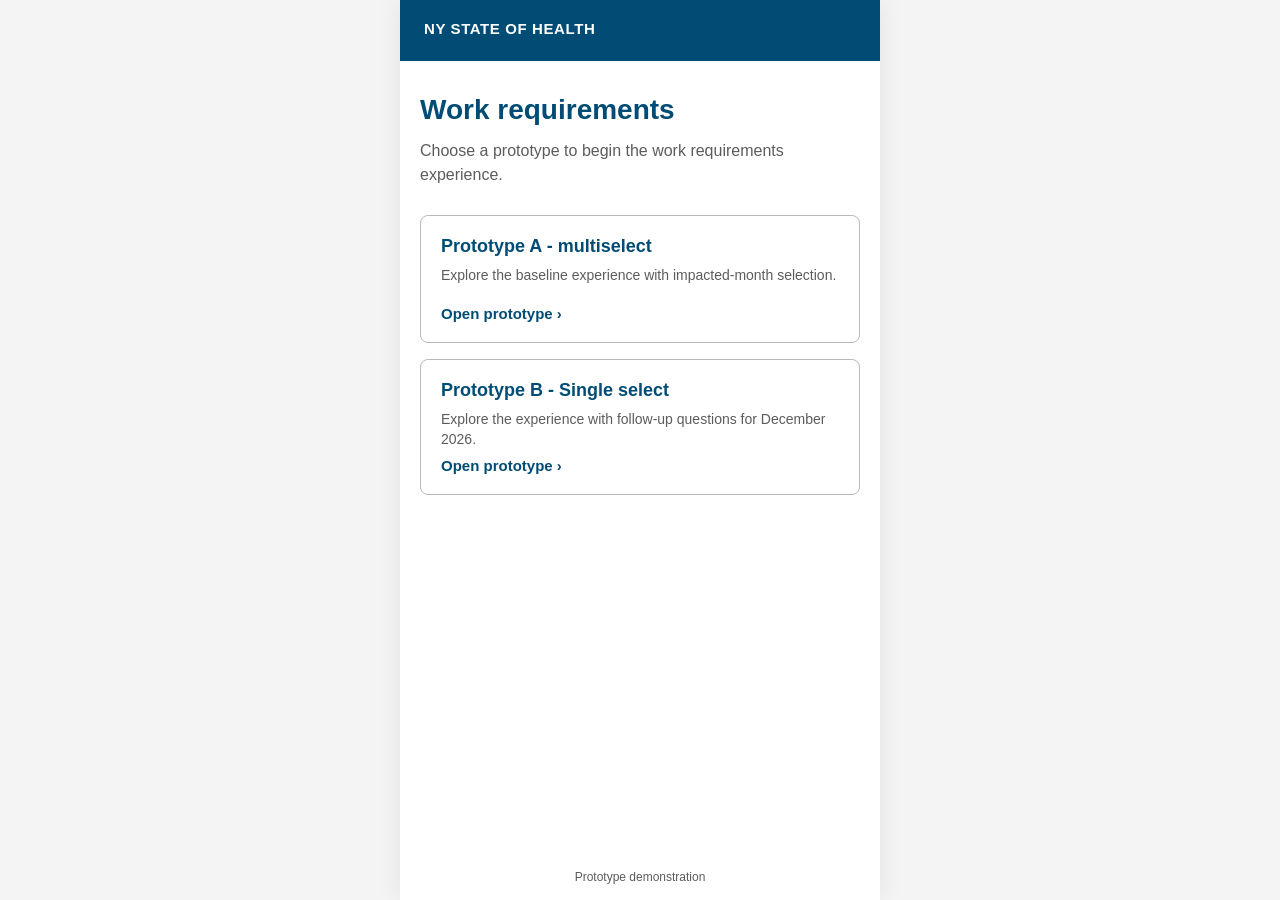
<file: index.html>
<!doctype html>
<html lang="en">
  <head>
    <meta charset="UTF-8">
    <meta name="viewport" content="width=device-width, initial-scale=1, viewport-fit=cover">
    <meta name="theme-color" content="#004C75">
    <title>NY State of Health | Work requirements</title>
    <style>
      :root {
        color: #1a1a1a;
        background: #f4f4f4;
        font-family: Avenir, "Avenir Next", Helvetica, Arial, sans-serif;
        font-synthesis: none;
      }

      * { box-sizing: border-box; }
      body { min-width: 320px; min-height: 100dvh; margin: 0; background: #f4f4f4; }
      .home-shell { display: flex; flex-direction: column; width: 100%; min-height: 100dvh; margin: 0 auto; background: #fff; }
      .home-header { padding: max(20px, env(safe-area-inset-top)) 24px 24px; color: #fff; background: #004c75; }
      .brand { margin: 0; font-size: 15px; font-weight: 700; letter-spacing: .04em; }
      .home-content { width: 100%; max-width: 600px; margin: 0 auto; padding: 32px 20px; }
      h1 { margin: 0; color: #004c75; font-size: 28px; line-height: 1.2; }
      .intro { margin: 12px 0 28px; color: #5c5c5c; font-size: 16px; line-height: 1.5; }
      .prototype-list { display: grid; gap: 16px; }
      .prototype-link { display: flex; flex-direction: column; gap: 8px; min-height: 128px; padding: 20px; border: 1px solid #b8b8b8; border-radius: 8px; color: inherit; background: #fff; text-decoration: none; }
      .prototype-link:focus-visible { outline: 3px solid #386cf7; outline-offset: 3px; }
      .prototype-link:hover { border-color: #004c75; }
      .prototype-title { color: #004c75; font-size: 18px; font-weight: 700; }
      .prototype-description { color: #5c5c5c; font-size: 14px; line-height: 1.45; }
      .open-link { align-self: flex-start; margin-top: auto; color: #004c75; font-size: 15px; font-weight: 700; }
      .home-footer { margin-top: auto; padding: 16px 20px max(16px, env(safe-area-inset-bottom)); color: #5c5c5c; font-size: 12px; text-align: center; }
      @media (min-width: 640px) {
        .home-shell { max-width: 480px; min-height: min(900px, 100dvh); box-shadow: 0 0 24px rgb(0 0 0 / 8%); }
      }
    </style>
  </head>
  <body>
    <main class="home-shell">
      <header class="home-header">
        <p class="brand">NY STATE OF HEALTH</p>
      </header>
      <section class="home-content" aria-labelledby="page-title">
        <h1 id="page-title">Work requirements</h1>
        <p class="intro">Choose a prototype to begin the work requirements experience.</p>
        <nav class="prototype-list" aria-label="Available prototypes">
          <a class="prototype-link" href="prototype-a/index.html">
            <span class="prototype-title">Prototype A - multiselect</span>
            <span class="prototype-description">Explore the baseline experience with impacted-month selection.</span>
            <span class="open-link">Open prototype <span aria-hidden="true">›</span></span>
          </a>
          <a class="prototype-link" href="prototype-b/index.html">
            <span class="prototype-title">Prototype B - Single select</span>
            <span class="prototype-description">Explore the experience with follow-up questions for December 2026.</span>
            <span class="open-link">Open prototype <span aria-hidden="true">›</span></span>
          </a>
        </nav>
      </section>
      <footer class="home-footer">Prototype demonstration</footer>
    </main>
  </body>
</html>
</file>
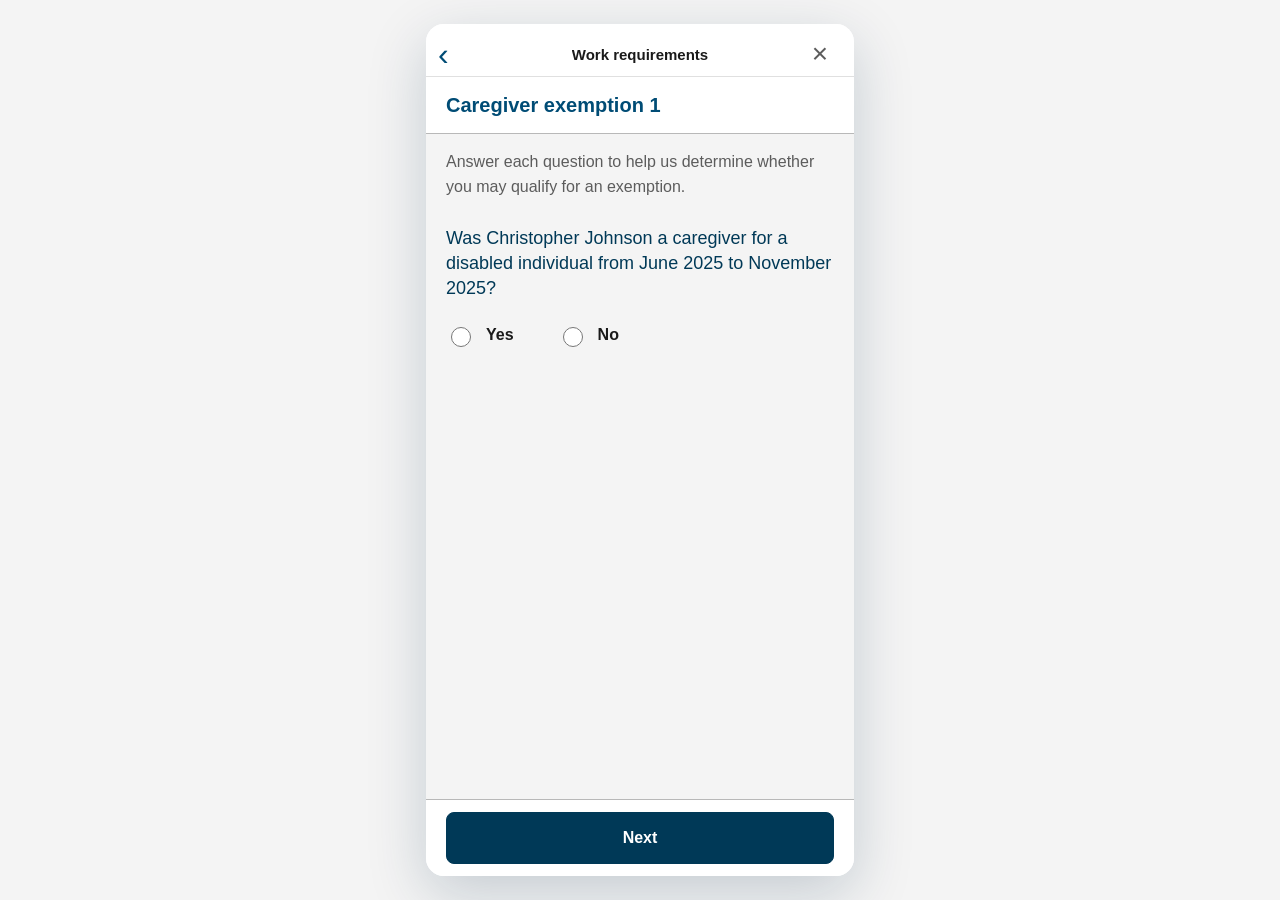
<file: prototype-a/index.html>
<!doctype html>
<html lang="en" data-theme="uss-oh-dvs">
  <head>
    <meta charset="UTF-8">
    <meta name="viewport" content="width=device-width, initial-scale=1, viewport-fit=cover">
    <meta name="theme-color" content="#004C75">
    <meta name="mobile-web-app-capable" content="yes">
    <meta name="apple-mobile-web-app-capable" content="yes">
    <title>Prototype A - multiselect | Work requirements</title>
    <link rel="stylesheet" href="styles.css?v=20261023-mms-design-system">
  </head>
  <body>
    <main class="app-shell">
      <header class="app-header">
        <button class="nav-button" id="header-back" type="button" aria-label="Back"><span class="nav-chevron" aria-hidden="true">&#8249;</span></button>
        <span class="header-title">Work requirements</span>
        <button class="close-button" id="header-close" type="button" aria-label="Close">&times;</button>
      </header>
      <section class="content" id="app" aria-live="polite"></section>

      <footer class="app-footer">
        <button class="primary-button" id="primary-button" type="button">Next</button>
      </footer>
    </main>
    <script type="module">
      if (location.hostname === 'localhost' || location.hostname === '127.0.0.1') {
        // The proprietary design-system bundle is available only in the local workspace preview.
        await import('../../node_modules/@mms/design-system/dist/standalone.js');
        document.documentElement.setAttribute('data-theme', 'uss-oh-dvs');
        document.documentElement.style.setProperty('--color-primary-9', '#004C75');
        document.documentElement.style.setProperty('--color-primary-10', '#003957');
        document.documentElement.style.setProperty('--color-primary-2', '#e8f3f8');
      }
      await import('./app.js?v=20261023-design-system-radio-inline-alert');
    </script>
  </body>
</html>
</file>
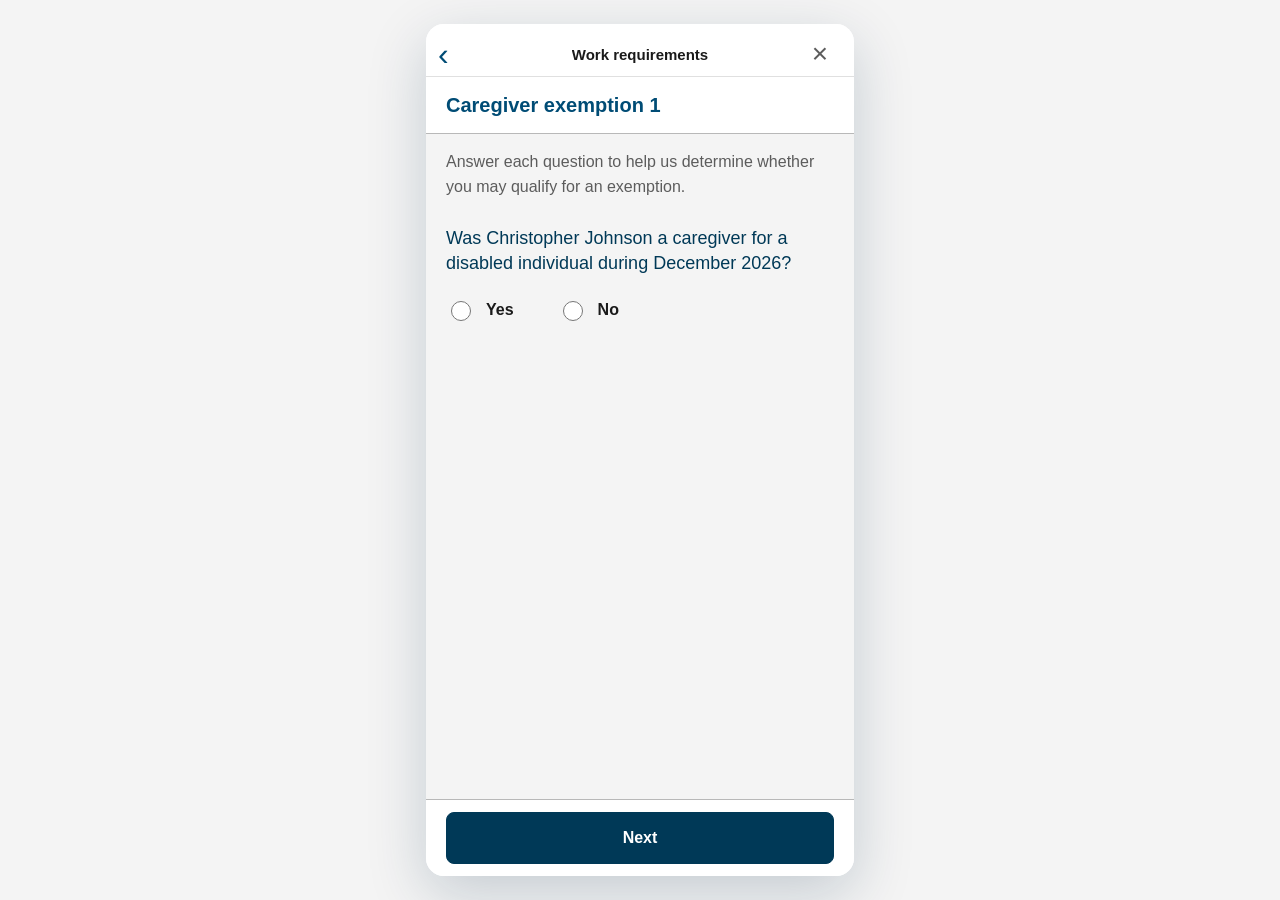
<file: prototype-b/index.html>
<!doctype html>
<html lang="en" data-theme="uss-oh-dvs">
  <head>
    <meta charset="UTF-8">
    <meta name="viewport" content="width=device-width, initial-scale=1, viewport-fit=cover">
    <meta name="theme-color" content="#004C75">
    <meta name="mobile-web-app-capable" content="yes">
    <meta name="apple-mobile-web-app-capable" content="yes">
    <title>Prototype B - Single select | Work requirements</title>
    <link rel="stylesheet" href="styles.css?v=20261023-mms-design-system">
  </head>
  <body>
    <main class="app-shell">
      <header class="app-header">
        <button class="nav-button" id="header-back" type="button" aria-label="Back"><span class="nav-chevron" aria-hidden="true">&#8249;</span></button>
        <span class="header-title">Work requirements</span>
        <button class="close-button" id="header-close" type="button" aria-label="Close">&times;</button>
      </header>
      <section class="content" id="app" aria-live="polite"></section>

      <footer class="app-footer">
        <button class="primary-button" id="primary-button" type="button">Next</button>
      </footer>
    </main>
    <script type="module">
      if (location.hostname === 'localhost' || location.hostname === '127.0.0.1') {
        // The proprietary design-system bundle is available only in the local workspace preview.
        await import('../../node_modules/@mms/design-system/dist/standalone.js');
        document.documentElement.setAttribute('data-theme', 'uss-oh-dvs');
        document.documentElement.style.setProperty('--color-primary-9', '#004C75');
        document.documentElement.style.setProperty('--color-primary-10', '#003957');
        document.documentElement.style.setProperty('--color-primary-2', '#e8f3f8');
      }
      await import('./app.js?v=20261023-design-system-radio-inline-alert');
    </script>
  </body>
</html>
</file>
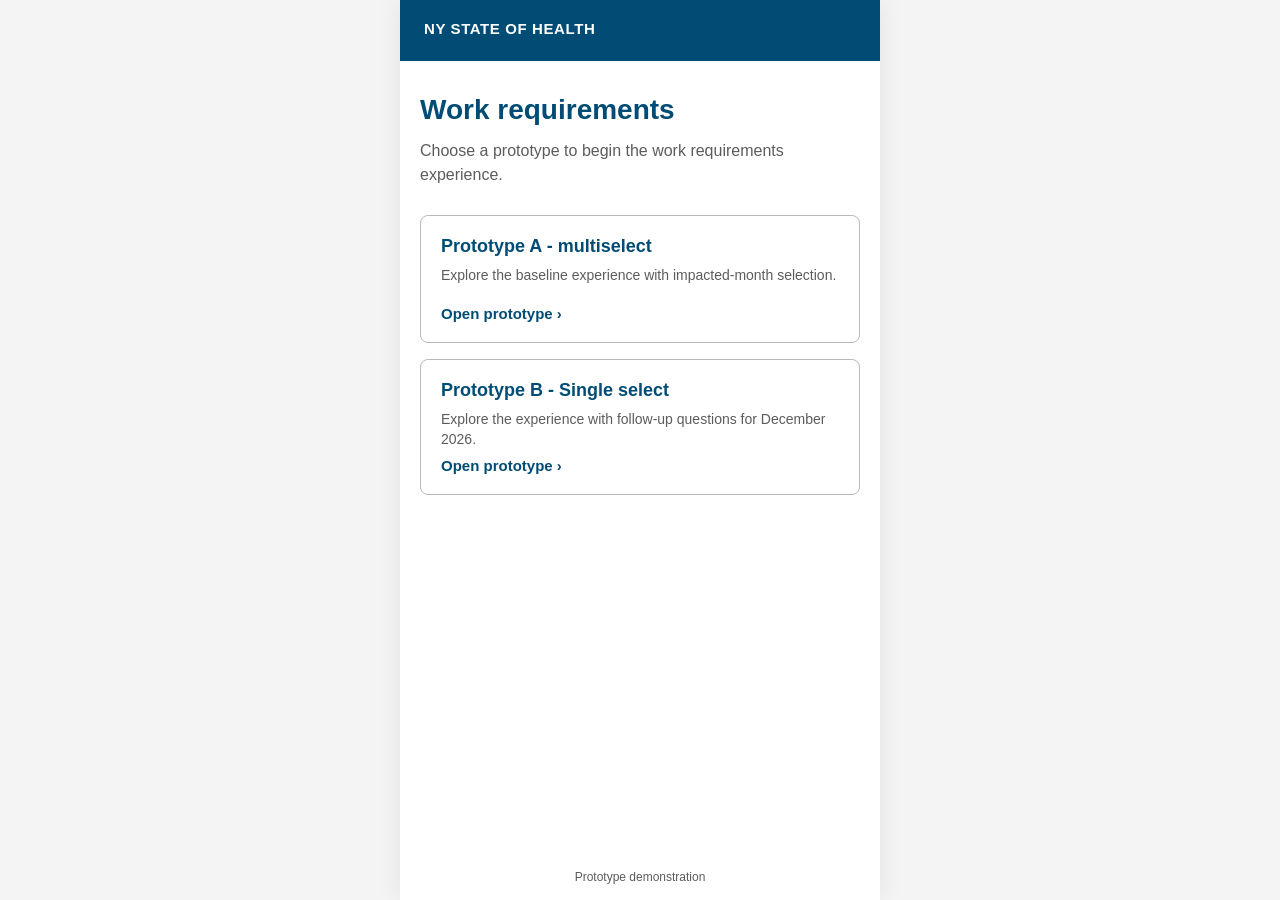
<file: prototypes.html>
<!doctype html>
<html lang="en">
  <head>
    <meta charset="UTF-8">
    <meta http-equiv="refresh" content="0; url=index.html?home=1">
    <meta name="viewport" content="width=device-width, initial-scale=1">
    <title>NYSOH prototypes</title>
  </head>
  <body>
    <main>
      <p><a href="index.html?home=1">Continue to the NY State of Health prototype home page</a></p>
    </main>
  </body>
</html>
</file>
<file: prototype-a/styles.css>
:root {
  --navy: #004C75;
  --navy-dark: #003957;
  --blue: #004C75;
  --blue-soft: #e8f3f8;
  --ink: #1a1a1a;
  --muted: #5c5c5c;
  --line: #b8b8b8;
  --surface: #ffffff;
  --canvas: #F4F4F4;
  --focus: #386cf7;
  --success: #0e580e;
  --radius: 8px;
  font-family: Avenir, "Avenir Next", Helvetica, Arial, sans-serif;
  color: var(--ink);
  background: var(--canvas);
}

* { box-sizing: border-box; }
[hidden] { display: none !important; }

html { min-width: 320px; background: var(--canvas); }

body { margin: 0; min-width: 320px; min-height: 100dvh; background: var(--canvas); -webkit-tap-highlight-color: transparent; }

button, input, select { font: inherit; }

button:focus-visible, input:focus-visible, select:focus-visible, a:focus-visible {
  outline: 3px solid var(--focus);
  outline-offset: 3px;
}

.app-shell {
  width: 100%;
  height: 100dvh;
  display: flex;
  flex-direction: column;
  background: var(--surface);
  overscroll-behavior-y: none;
  overflow: hidden;
}

.app-header {
  min-height: 52px;
  display: grid;
  grid-template-columns: minmax(44px, 1fr) auto minmax(44px, 1fr);
  align-items: center;
  padding: max(8px, env(safe-area-inset-top)) 12px 0;
  color: var(--navy-dark);
  background: var(--surface);
  border-bottom: 1px solid #e0e0e0;
}

.header-title { grid-column: 2; max-width: 220px; overflow: hidden; color: var(--ink); font-size: 15px; font-weight: 700; text-align: center; text-overflow: ellipsis; white-space: nowrap; }
.nav-button, .close-button { display: grid; place-items: center; width: 44px; height: 44px; border: 0; color: var(--navy); background: transparent; cursor: pointer; }
.nav-button { display: flex; grid-column: 1; justify-self: start; gap: 2px; width: auto; min-width: 44px; max-width: 100%; padding: 0; font-size: 15px; text-align: left; }
.nav-chevron { flex: 0 0 auto; font-size: 32px; font-weight: 300; line-height: 1; }
.close-button { color: var(--muted); font-size: 28px; line-height: 1; }
.close-button { grid-column: 3; justify-self: end; }

.content { width: 100%; flex: 1; min-height: 0; margin: 0 auto; overflow-y: auto; padding: 0 20px 36px; background: var(--canvas); overscroll-behavior: contain; }
h1 { max-width: 620px; margin: 0; color: var(--ink); font-size: clamp(30px, 8vw, 36px); font-weight: 700; letter-spacing: -.02em; line-height: 1.12; }
.screen-title { width: calc(100% + 40px); max-width: none; margin: 0 -20px; padding: 16px 20px; border-bottom: 1px solid var(--line); color: var(--navy); background: var(--surface); font-size: 20px; font-weight: 700; line-height: 1.2; }
.intro { max-width: 600px; margin: 16px 0 26px; color: var(--muted); font-size: 16px; line-height: 1.55; }
.helper { margin: 8px 0 0; color: var(--muted); font-size: 14px; line-height: 1.5; }

.member-prompt { margin: 0 0 12px; color: var(--ink); font-size: 16px; font-weight: 700; line-height: 1.4; }

.visually-hidden { position: absolute; width: 1px; height: 1px; padding: 0; margin: -1px; overflow: hidden; clip: rect(0, 0, 0, 0); white-space: nowrap; border: 0; }

.question-card { width: 100%; min-inline-size: 0; margin: 26px 0 0; padding: 0; border: 0; border-radius: 0; background: transparent; box-shadow: none; }
.question-text { display: block; width: 100%; max-width: 100%; margin: 0 0 12px; padding: 0; color: var(--navy-dark); font-family: Avenir, "Avenir Next", Helvetica, Arial, sans-serif; font-size: 18px; font-weight: 500; line-height: 1.4; overflow-wrap: anywhere; }
.question-card h2 { margin: 0 0 12px; color: var(--navy-dark); font-family: Avenir, "Avenir Next", Helvetica, Arial, sans-serif; font-size: 18px; font-weight: 500; line-height: 1.4; }
.question-support { margin: -4px 0 20px; color: var(--ink); font-size: 14px; line-height: 1.45; }
.question-support p { margin: 0 0 8px; }
.question-support ul { display: grid; gap: 6px; margin: 0; padding-left: 20px; }
.trip-card { position: relative; width: 100%; margin-top: 12px; padding: 16px; border: 1px solid var(--line); border-radius: var(--radius); background: #fff; }
.trip-card:first-child { margin-top: 0; }
.trip-number { margin: 0 0 16px; color: var(--navy); font-size: 15px; font-weight: 700; }
.field { display: block; min-width: 0; margin-top: 16px; }
.field:first-of-type { margin-top: 0; }
.field-label { display: block; margin-bottom: 7px; font-size: 14px; font-weight: 700; line-height: 1.4; }
input[type="text"], input[type="date"], select { width: 100%; min-height: 52px; padding: 10px 12px; border: 1px solid #7c8d9a; border-radius: var(--radius); color: var(--ink); background: white; }
input::placeholder { color: var(--muted); opacity: 1; }
select { appearance: auto; }
.check-option { display: flex; align-items: flex-start; gap: 12px; min-height: 48px; margin-top: 12px; padding: 10px 0; color: var(--ink); font-size: 15px; line-height: 1.4; cursor: pointer; }
.check-option input { flex: 0 0 22px; width: 22px; height: 22px; margin: 0; accent-color: var(--navy); }
.date-range { min-width: 0; margin: 18px 0 0; padding: 0; border: 0; }
.date-range legend { max-width: 100%; padding: 0; color: var(--ink); font-family: Avenir, "Avenir Next", Helvetica, Arial, sans-serif; font-size: 18px; font-weight: 500; line-height: 1.4; }
.date-range .helper { margin-top: 4px; }
.facility-location { display: grid; grid-template-columns: repeat(2, minmax(0, 1fr)); gap: 10px; }
.facility-location .field { margin-top: 12px; }
.facility-location input, .facility-location select { min-width: 0; padding-inline: 8px; font-size: 14px; }
.date-fields { display: grid; grid-template-columns: minmax(0, 1fr) minmax(0, 1fr); gap: 10px; }
.date-fields .field { margin-top: 12px; }
.date-fields input[type="date"] { min-width: 0; padding-inline: 8px; font-size: 14px; }
.remove-trip { margin-top: 16px; border: 0; padding: 0; color: var(--blue); background: transparent; font-weight: 700; text-decoration: underline; cursor: pointer; }
.add-trip { display: inline-flex; align-items: center; gap: 8px; min-height: 48px; margin-top: 12px; border: 0; padding: 0; color: var(--blue); background: transparent; font-weight: 700; text-decoration: underline; cursor: pointer; }
.add-trip span { display: grid; place-items: center; width: 22px; height: 22px; border: 2px solid currentColor; border-radius: 50%; font-size: 18px; line-height: 1; }

.radio-group { display: flex; flex-wrap: wrap; column-gap: 24px; row-gap: 12px; }
.radio-response.has-error { padding: 16px; border: 1px solid #9e9e9e; border-radius: 2px; }
.radio-response .form-alert { margin: 14px 0 0; padding: 0; border: 0; border-radius: 0; color: #b00020; background: transparent; font-size: 18px; font-weight: 400; line-height: 1.4; }
.radio-option { display: inline-flex; flex: 0 0 auto; align-items: center; gap: 12px; width: max-content; min-height: 44px; padding: 8px 20px 8px 0; border: 0; border-radius: 0; background: transparent; cursor: pointer; }
.radio-option:has(input:checked) { color: var(--navy-dark); background: transparent; }
.radio-option input { width: 20px; height: 20px; accent-color: var(--blue); }
.radio-option span { font-weight: 700; }

.months-note { margin: 0 0 20px; padding: 14px 16px; border-left: 4px solid var(--blue); color: var(--navy-dark); background: var(--blue-soft); font-size: 14px; line-height: 1.5; }
.upload-info { margin: 4px 0 24px; padding: 14px 16px; border: 1px solid #557eaa; border-radius: 14px; color: var(--ink); background: #eff5fa; font-size: 14px; line-height: 1.55; }
.upload-info strong { display: block; margin-bottom: 4px; color: var(--navy); font-size: 15px; }
.upload-info p, .upload-privacy p { margin: 0; }
.upload-type-field { margin-top: 0; }
.upload-label { margin: 24px 0 10px; }
.upload-options { display: grid; gap: 12px; }
.upload-method { display: flex; align-items: center; gap: 12px; min-height: 70px; padding: 12px 16px; border: 1px solid #dedede; border-radius: 6px; color: var(--ink); background: white; font-size: 16px; cursor: pointer; }
.upload-method:has(input:checked) { border-color: var(--navy); color: white; background: #426fa8; }
.upload-method input { width: 20px; height: 20px; margin: 0; accent-color: var(--navy); }
.upload-method:has(input:checked) input { accent-color: white; }
.upload-method-icon { position: relative; display: block; flex: 0 0 24px; width: 24px; height: 22px; color: var(--navy); }
.icon-camera::before { position: absolute; inset: 5px 1px 1px; border: 2px solid currentColor; border-radius: 3px; content: ""; }
.icon-camera::after { position: absolute; top: 9px; left: 9px; width: 6px; height: 6px; border: 2px solid currentColor; border-radius: 50%; box-shadow: 5px -5px 0 -2px currentColor; content: ""; }
.icon-photo::before { position: absolute; inset: 1px; border: 2px solid currentColor; border-radius: 2px; content: ""; }
.icon-photo::after { position: absolute; right: 3px; bottom: 3px; left: 3px; height: 8px; background: currentColor; clip-path: polygon(0 100%, 32% 28%, 52% 64%, 70% 38%, 100% 100%); content: ""; }
.icon-file::before { position: absolute; top: 1px; left: 5px; width: 13px; height: 18px; border: 2px solid currentColor; border-radius: 2px; content: ""; }
.icon-file::after { position: absolute; top: 4px; left: 10px; width: 6px; height: 10px; border-top: 2px solid currentColor; border-left: 2px solid currentColor; content: ""; transform: rotate(45deg); }
.upload-method:has(input:checked) .upload-method-icon { color: white; }
.selected-file { margin: 12px 0 0; color: var(--muted); font-size: 14px; line-height: 1.4; overflow-wrap: anywhere; }
.upload-optional-note { margin: 4px 0 0; color: var(--muted); font-size: 13px; line-height: 1.4; }
.change-upload { min-height: 44px; margin-top: 4px; padding: 6px 0; border: 0; color: var(--blue); background: transparent; font-weight: 700; text-decoration: underline; cursor: pointer; }
.upload-privacy { margin-top: 22px; padding: 16px; border-radius: 6px; color: var(--ink); background: #e7edf3; font-size: 14px; line-height: 1.5; }
.upload-privacy strong { display: block; margin-bottom: 6px; font-size: 15px; }
.document-requirements { margin-top: 20px; padding-bottom: 8px; font-size: 14px; line-height: 1.5; }
.document-requirements h3 { margin: 0 0 6px; font-size: 16px; }
.document-requirements ul { margin: 0; padding-left: 22px; }
.upload-success { display: flex; flex-direction: column; align-items: center; justify-content: center; min-height: 100%; padding: 24px 8px; text-align: center; }
.success-check { position: relative; width: 50px; height: 50px; margin-bottom: 38px; border-radius: 50%; background: var(--navy); }
.success-check::after { position: absolute; top: 13px; left: 16px; width: 15px; height: 9px; border-bottom: 4px solid white; border-left: 4px solid white; content: ""; transform: rotate(-45deg); }
.upload-success p { margin: 14px 0 28px; color: var(--muted); font-size: 15px; line-height: 1.55; }
.submission-success { display: flex; flex-direction: column; align-items: center; justify-content: center; min-height: 100%; padding: 24px 8px 136px; text-align: center; }
.submission-success .success-check { flex: 0 0 50px; margin-bottom: 38px; }
.submission-success h2 { margin: 0; color: var(--navy); font-size: 20px; font-weight: 500; line-height: 1.2; }
.submission-success p { margin: 14px 0 0; color: #767676; font-size: 15px; line-height: 1.4; }
.month-dropdown { position: relative; width: 100%; }
.month-dropdown summary { display: flex; align-items: center; justify-content: space-between; min-height: 52px; padding: 10px 14px; border: 1px solid #7c8d9a; border-radius: var(--radius); color: var(--ink); background: white; font-size: 16px; cursor: pointer; list-style: none; }
.month-dropdown summary::-webkit-details-marker { display: none; }
.month-dropdown summary::after { content: ""; width: 9px; height: 9px; margin: -5px 2px 0 12px; border-right: 2px solid currentColor; border-bottom: 2px solid currentColor; transform: rotate(45deg); }
.month-dropdown[open] summary { border-color: var(--navy); border-radius: var(--radius) var(--radius) 0 0; }
.month-dropdown[open] summary::after { margin-top: 5px; transform: rotate(225deg); }
.month-options { max-height: 240px; overflow-y: auto; padding: 6px 12px; border: 1px solid #7c8d9a; border-top: 0; border-radius: 0 0 var(--radius) var(--radius); background: white; }
.month-option { display: flex; align-items: center; gap: 12px; min-height: 44px; padding: 6px 2px; color: var(--ink); font-size: 15px; cursor: pointer; }
.month-option + .month-option { border-top: 1px solid #e6e9eb; }
.month-option input { width: 20px; height: 20px; margin: 0; accent-color: var(--navy); }
.month-list { display: flex; flex-wrap: wrap; gap: 8px; margin-top: 16px; }
.month-chip { display: inline-flex; align-items: center; gap: 6px; padding: 4px 6px 4px 10px; border: 1px solid var(--line); border-radius: 99px; color: var(--muted); background: white; font-size: 13px; }
.month-chip.selected { border-color: var(--blue); color: var(--navy-dark); background: var(--blue-soft); }
.month-chip button { display: grid; place-items: center; width: 32px; height: 32px; border: 0; border-radius: 50%; color: inherit; background: transparent; font-size: 20px; cursor: pointer; }
.account-home { margin-top: 16px; padding: 8px 0; }
.account-home p { margin-top: 16px; color: var(--muted); font-size: 16px; line-height: 1.5; }
.account-home-link { display: flex; align-items: center; justify-content: space-between; gap: 16px; width: 100%; min-height: 56px; margin-top: 24px; padding: 12px 16px; border: 1px solid var(--line); border-radius: var(--radius); color: var(--navy); background: white; font-size: 16px; font-weight: 700; text-decoration: none; }
.account-home-link:hover { background: var(--blue-soft); }
.account-home-arrow { font-size: 28px; font-weight: 400; line-height: 1; }

.app-footer { position: static; flex-shrink: 0; display: flex; flex-direction: column; gap: 8px; padding: 12px 20px max(12px, env(safe-area-inset-bottom)); border-top: 1px solid var(--line); background: rgba(255, 255, 255, .98); }
.form-alert { width: 100%; margin: 0 0 14px; padding: 12px; border-left: 4px solid #aa010e; border-radius: 2px; color: #6f0008; background: #fcebea; font-size: 14px; font-weight: 700; line-height: 1.4; }
.back-button, .primary-button { width: 100%; min-height: 52px; padding: 11px 20px; border-radius: var(--radius); font-weight: 700; cursor: pointer; }
.back-button { border: 1px solid var(--navy); color: var(--navy); background: white; }
.primary-button { min-width: 132px; border: 1px solid var(--navy-dark); color: white; background: var(--navy-dark); }
.primary-button:hover { background: #003957; }
.primary-button:disabled { opacity: .45; cursor: not-allowed; }

@media (min-width: 600px) {
  body { padding: 24px 0; }
  .app-shell { max-width: 428px; height: calc(100dvh - 48px); margin: 0 auto; border-radius: 18px; box-shadow: 0 18px 60px rgba(8, 43, 75, .2); }
}
</file>
<file: prototype-b/styles.css>
:root {
  --navy: #004C75;
  --navy-dark: #003957;
  --blue: #004C75;
  --blue-soft: #e8f3f8;
  --ink: #1a1a1a;
  --muted: #5c5c5c;
  --line: #b8b8b8;
  --surface: #ffffff;
  --canvas: #F4F4F4;
  --focus: #386cf7;
  --success: #0e580e;
  --radius: 8px;
  font-family: Avenir, "Avenir Next", Helvetica, Arial, sans-serif;
  color: var(--ink);
  background: var(--canvas);
}

* { box-sizing: border-box; }
[hidden] { display: none !important; }

html { min-width: 320px; background: var(--canvas); }

body { margin: 0; min-width: 320px; min-height: 100dvh; background: var(--canvas); -webkit-tap-highlight-color: transparent; }

button, input, select { font: inherit; }

button:focus-visible, input:focus-visible, select:focus-visible, a:focus-visible {
  outline: 3px solid var(--focus);
  outline-offset: 3px;
}

.app-shell {
  width: 100%;
  height: 100dvh;
  display: flex;
  flex-direction: column;
  background: var(--surface);
  overscroll-behavior-y: none;
  overflow: hidden;
}

.app-header {
  min-height: 52px;
  display: grid;
  grid-template-columns: minmax(44px, 1fr) auto minmax(44px, 1fr);
  align-items: center;
  padding: max(8px, env(safe-area-inset-top)) 12px 0;
  color: var(--navy-dark);
  background: var(--surface);
  border-bottom: 1px solid #e0e0e0;
}

.header-title { grid-column: 2; max-width: 220px; overflow: hidden; color: var(--ink); font-size: 15px; font-weight: 700; text-align: center; text-overflow: ellipsis; white-space: nowrap; }
.nav-button, .close-button { display: grid; place-items: center; width: 44px; height: 44px; border: 0; color: var(--navy); background: transparent; cursor: pointer; }
.nav-button { display: flex; grid-column: 1; justify-self: start; gap: 2px; width: auto; min-width: 44px; max-width: 100%; padding: 0; font-size: 15px; text-align: left; }
.nav-chevron { flex: 0 0 auto; font-size: 32px; font-weight: 300; line-height: 1; }
.close-button { color: var(--muted); font-size: 28px; line-height: 1; }
.close-button { grid-column: 3; justify-self: end; }

.content { width: 100%; flex: 1; min-height: 0; margin: 0 auto; overflow-y: auto; padding: 0 20px 36px; background: var(--canvas); overscroll-behavior: contain; }
h1 { max-width: 620px; margin: 0; color: var(--ink); font-size: clamp(30px, 8vw, 36px); font-weight: 700; letter-spacing: -.02em; line-height: 1.12; }
.screen-title { width: calc(100% + 40px); max-width: none; margin: 0 -20px; padding: 16px 20px; border-bottom: 1px solid var(--line); color: var(--navy); background: var(--surface); font-size: 20px; font-weight: 700; line-height: 1.2; }
.intro { max-width: 600px; margin: 16px 0 26px; color: var(--muted); font-size: 16px; line-height: 1.55; }
.helper { margin: 8px 0 0; color: var(--muted); font-size: 14px; line-height: 1.5; }

.member-prompt { margin: 0 0 12px; color: var(--ink); font-size: 16px; font-weight: 700; line-height: 1.4; }

.visually-hidden { position: absolute; width: 1px; height: 1px; padding: 0; margin: -1px; overflow: hidden; clip: rect(0, 0, 0, 0); white-space: nowrap; border: 0; }

.question-card { width: 100%; min-inline-size: 0; margin: 26px 0 0; padding: 0; border: 0; border-radius: 0; background: transparent; box-shadow: none; }
.question-text { display: block; width: 100%; max-width: 100%; margin: 0 0 12px; padding: 0; color: var(--navy-dark); font-family: Avenir, "Avenir Next", Helvetica, Arial, sans-serif; font-size: 18px; font-weight: 500; line-height: 1.4; overflow-wrap: anywhere; }
.question-card h2 { margin: 0 0 12px; color: var(--navy-dark); font-family: Avenir, "Avenir Next", Helvetica, Arial, sans-serif; font-size: 18px; font-weight: 500; line-height: 1.4; }
.question-support { margin: -4px 0 20px; color: var(--ink); font-size: 14px; line-height: 1.45; }
.question-support p { margin: 0 0 8px; }
.question-support ul { display: grid; gap: 6px; margin: 0; padding-left: 20px; }
.trip-card { position: relative; width: 100%; margin-top: 12px; padding: 16px; border: 1px solid var(--line); border-radius: var(--radius); background: #fff; }
.trip-card:first-child { margin-top: 0; }
.trip-number { margin: 0 0 16px; color: var(--navy); font-size: 15px; font-weight: 700; }
.field { display: block; min-width: 0; margin-top: 16px; }
.field:first-of-type { margin-top: 0; }
.field-label { display: block; margin-bottom: 7px; font-size: 14px; font-weight: 700; line-height: 1.4; }
input[type="text"], input[type="date"], select { width: 100%; min-height: 52px; padding: 10px 12px; border: 1px solid #7c8d9a; border-radius: var(--radius); color: var(--ink); background: white; }
input::placeholder { color: var(--muted); opacity: 1; }
select { appearance: auto; }
.check-option { display: flex; align-items: flex-start; gap: 12px; min-height: 48px; margin-top: 12px; padding: 10px 0; color: var(--ink); font-size: 15px; line-height: 1.4; cursor: pointer; }
.check-option input { flex: 0 0 22px; width: 22px; height: 22px; margin: 0; accent-color: var(--navy); }
.date-range { min-width: 0; margin: 18px 0 0; padding: 0; border: 0; }
.date-range legend { max-width: 100%; padding: 0; color: var(--ink); font-family: Avenir, "Avenir Next", Helvetica, Arial, sans-serif; font-size: 18px; font-weight: 500; line-height: 1.4; }
.date-range .helper { margin-top: 4px; }
.facility-location { display: grid; grid-template-columns: repeat(2, minmax(0, 1fr)); gap: 10px; }
.facility-location .field { margin-top: 12px; }
.facility-location input, .facility-location select { min-width: 0; padding-inline: 8px; font-size: 14px; }
.date-fields { display: grid; grid-template-columns: minmax(0, 1fr) minmax(0, 1fr); gap: 10px; }
.date-fields .field { margin-top: 12px; }
.date-fields input[type="date"] { min-width: 0; padding-inline: 8px; font-size: 14px; }
.remove-trip { margin-top: 16px; border: 0; padding: 0; color: var(--blue); background: transparent; font-weight: 700; text-decoration: underline; cursor: pointer; }
.add-trip { display: inline-flex; align-items: center; gap: 8px; min-height: 48px; margin-top: 12px; border: 0; padding: 0; color: var(--blue); background: transparent; font-weight: 700; text-decoration: underline; cursor: pointer; }
.add-trip span { display: grid; place-items: center; width: 22px; height: 22px; border: 2px solid currentColor; border-radius: 50%; font-size: 18px; line-height: 1; }

.radio-group { display: flex; flex-wrap: wrap; column-gap: 24px; row-gap: 12px; }
.radio-response.has-error { padding: 16px; border: 1px solid #9e9e9e; border-radius: 2px; }
.radio-response .form-alert { margin: 14px 0 0; padding: 0; border: 0; border-radius: 0; color: #b00020; background: transparent; font-size: 18px; font-weight: 400; line-height: 1.4; }
.radio-option { display: inline-flex; flex: 0 0 auto; align-items: center; gap: 12px; width: max-content; min-height: 44px; padding: 8px 20px 8px 0; border: 0; border-radius: 0; background: transparent; cursor: pointer; }
.radio-option:has(input:checked) { color: var(--navy-dark); background: transparent; }
.radio-option input { width: 20px; height: 20px; accent-color: var(--blue); }
.radio-option span { font-weight: 700; }

.upload-info { margin: 4px 0 24px; padding: 14px 16px; border: 1px solid #557eaa; border-radius: 14px; color: var(--ink); background: #eff5fa; font-size: 14px; line-height: 1.55; }
.upload-info strong { display: block; margin-bottom: 4px; color: var(--navy); font-size: 15px; }
.upload-info p, .upload-privacy p { margin: 0; }
.upload-type-field { margin-top: 0; }
.upload-label { margin: 24px 0 10px; }
.upload-options { display: grid; gap: 12px; }
.upload-method { display: flex; align-items: center; gap: 12px; min-height: 70px; padding: 12px 16px; border: 1px solid #dedede; border-radius: 6px; color: var(--ink); background: white; font-size: 16px; cursor: pointer; }
.upload-method:has(input:checked) { border-color: var(--navy); color: white; background: #426fa8; }
.upload-method input { width: 20px; height: 20px; margin: 0; accent-color: var(--navy); }
.upload-method:has(input:checked) input { accent-color: white; }
.upload-method-icon { position: relative; display: block; flex: 0 0 24px; width: 24px; height: 22px; color: var(--navy); }
.icon-camera::before { position: absolute; inset: 5px 1px 1px; border: 2px solid currentColor; border-radius: 3px; content: ""; }
.icon-camera::after { position: absolute; top: 9px; left: 9px; width: 6px; height: 6px; border: 2px solid currentColor; border-radius: 50%; box-shadow: 5px -5px 0 -2px currentColor; content: ""; }
.icon-photo::before { position: absolute; inset: 1px; border: 2px solid currentColor; border-radius: 2px; content: ""; }
.icon-photo::after { position: absolute; right: 3px; bottom: 3px; left: 3px; height: 8px; background: currentColor; clip-path: polygon(0 100%, 32% 28%, 52% 64%, 70% 38%, 100% 100%); content: ""; }
.icon-file::before { position: absolute; top: 1px; left: 5px; width: 13px; height: 18px; border: 2px solid currentColor; border-radius: 2px; content: ""; }
.icon-file::after { position: absolute; top: 4px; left: 10px; width: 6px; height: 10px; border-top: 2px solid currentColor; border-left: 2px solid currentColor; content: ""; transform: rotate(45deg); }
.upload-method:has(input:checked) .upload-method-icon { color: white; }
.selected-file { margin: 12px 0 0; color: var(--muted); font-size: 14px; line-height: 1.4; overflow-wrap: anywhere; }
.upload-optional-note { margin: 4px 0 0; color: var(--muted); font-size: 13px; line-height: 1.4; }
.change-upload { min-height: 44px; margin-top: 4px; padding: 6px 0; border: 0; color: var(--blue); background: transparent; font-weight: 700; text-decoration: underline; cursor: pointer; }
.upload-privacy { margin-top: 22px; padding: 16px; border-radius: 6px; color: var(--ink); background: #e7edf3; font-size: 14px; line-height: 1.5; }
.upload-privacy strong { display: block; margin-bottom: 6px; font-size: 15px; }
.document-requirements { margin-top: 20px; padding-bottom: 8px; font-size: 14px; line-height: 1.5; }
.document-requirements h3 { margin: 0 0 6px; font-size: 16px; }
.document-requirements ul { margin: 0; padding-left: 22px; }
.upload-success { display: flex; flex-direction: column; align-items: center; justify-content: center; min-height: 100%; padding: 24px 8px; text-align: center; }
.success-check { position: relative; width: 50px; height: 50px; margin-bottom: 38px; border-radius: 50%; background: var(--navy); }
.success-check::after { position: absolute; top: 13px; left: 16px; width: 15px; height: 9px; border-bottom: 4px solid white; border-left: 4px solid white; content: ""; transform: rotate(-45deg); }
.upload-success p { margin: 14px 0 28px; color: var(--muted); font-size: 15px; line-height: 1.55; }
.submission-success { display: flex; flex-direction: column; align-items: center; justify-content: center; min-height: 100%; padding: 24px 8px 136px; text-align: center; }
.submission-success .success-check { flex: 0 0 50px; margin-bottom: 38px; }
.submission-success h2 { margin: 0; color: var(--navy); font-size: 20px; font-weight: 500; line-height: 1.2; }
.submission-success p { margin: 14px 0 0; color: #767676; font-size: 15px; line-height: 1.4; }
.account-home { margin-top: 16px; padding: 8px 0; }
.account-home p { margin-top: 16px; color: var(--muted); font-size: 16px; line-height: 1.5; }
.account-home-link { display: flex; align-items: center; justify-content: space-between; gap: 16px; width: 100%; min-height: 56px; margin-top: 24px; padding: 12px 16px; border: 1px solid var(--line); border-radius: var(--radius); color: var(--navy); background: white; font-size: 16px; font-weight: 700; text-decoration: none; }
.account-home-link:hover { background: var(--blue-soft); }
.account-home-arrow { font-size: 28px; font-weight: 400; line-height: 1; }

.app-footer { position: static; flex-shrink: 0; display: flex; flex-direction: column; gap: 8px; padding: 12px 20px max(12px, env(safe-area-inset-bottom)); border-top: 1px solid var(--line); background: rgba(255, 255, 255, .98); }
.form-alert { width: 100%; margin: 0 0 14px; padding: 12px; border-left: 4px solid #aa010e; border-radius: 2px; color: #6f0008; background: #fcebea; font-size: 14px; font-weight: 700; line-height: 1.4; }
.back-button, .primary-button { width: 100%; min-height: 52px; padding: 11px 20px; border-radius: var(--radius); font-weight: 700; cursor: pointer; }
.back-button { border: 1px solid var(--navy); color: var(--navy); background: white; }
.primary-button { min-width: 132px; border: 1px solid var(--navy-dark); color: white; background: var(--navy-dark); }
.primary-button:hover { background: #003957; }
.primary-button:disabled { opacity: .45; cursor: not-allowed; }

@media (min-width: 600px) {
  body { padding: 24px 0; }
  .app-shell { max-width: 428px; height: calc(100dvh - 48px); margin: 0 auto; border-radius: 18px; box-shadow: 0 18px 60px rgba(8, 43, 75, .2); }
}
</file>
